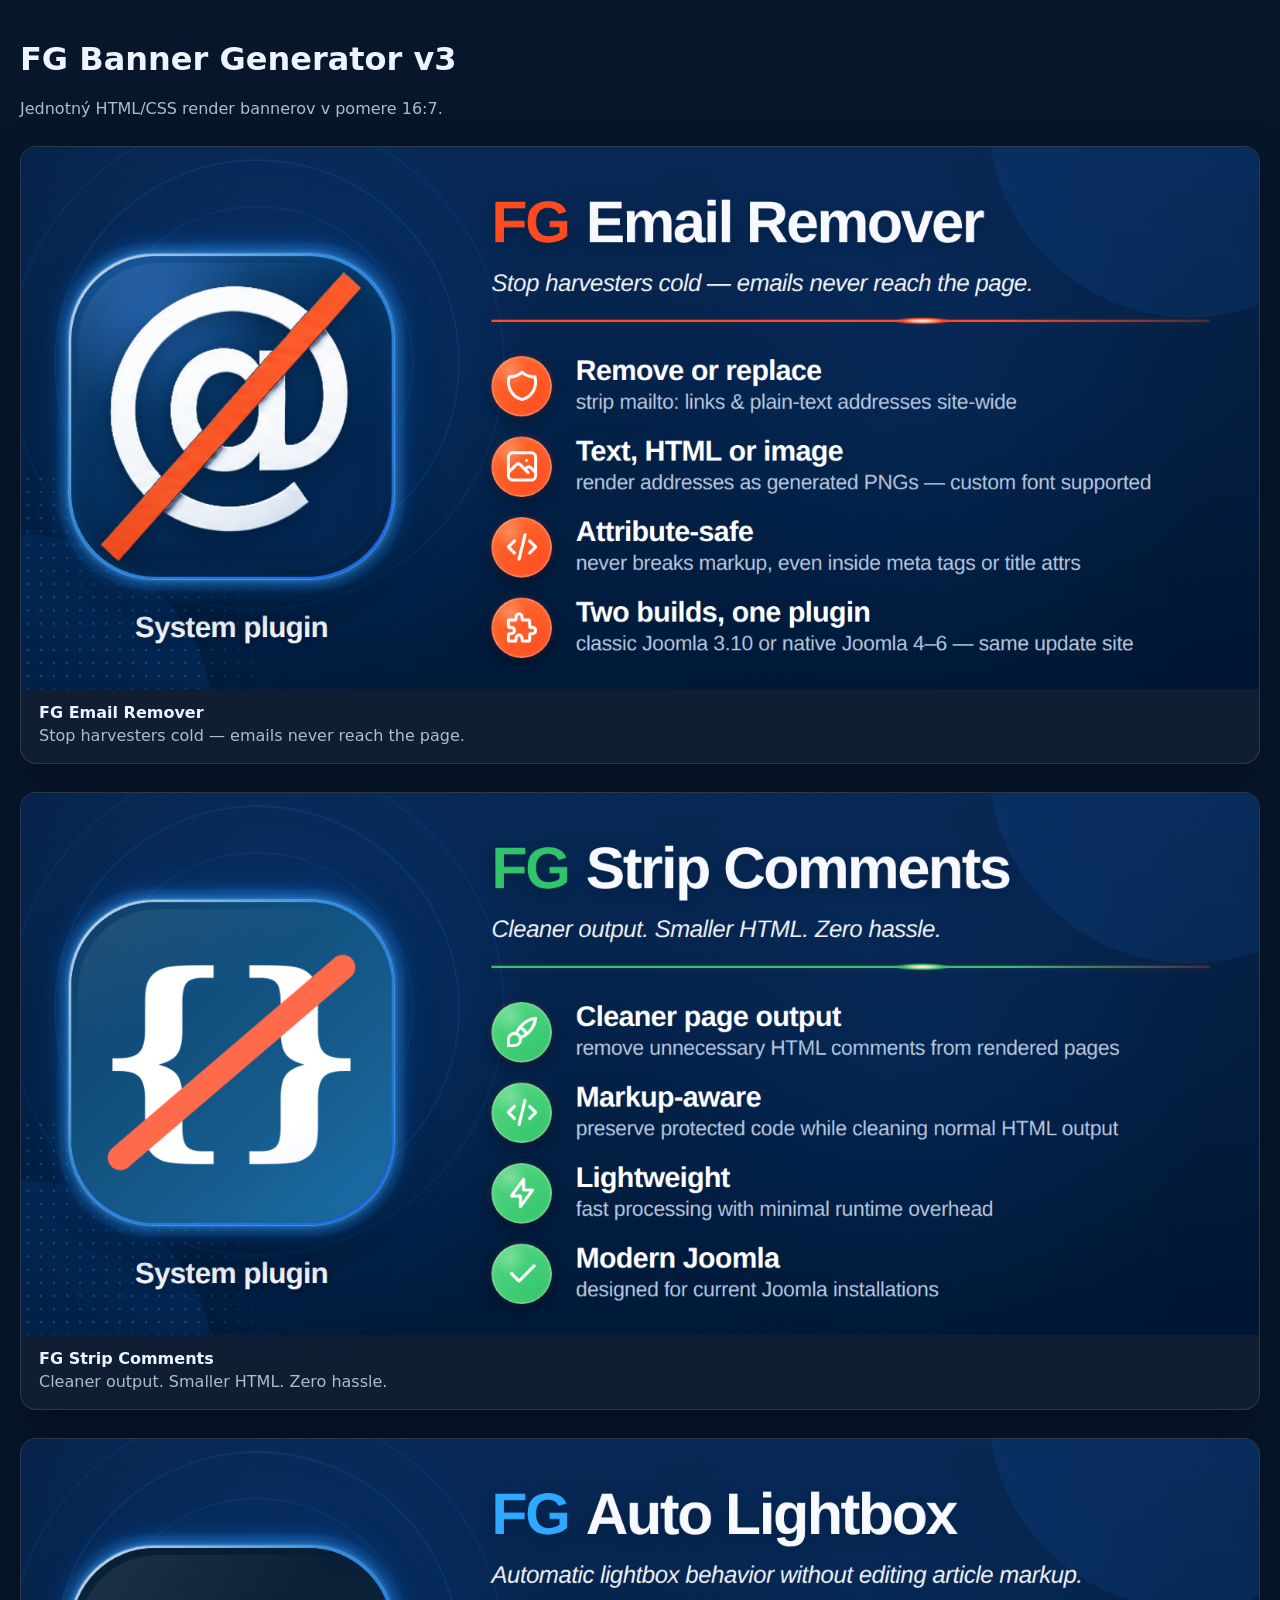
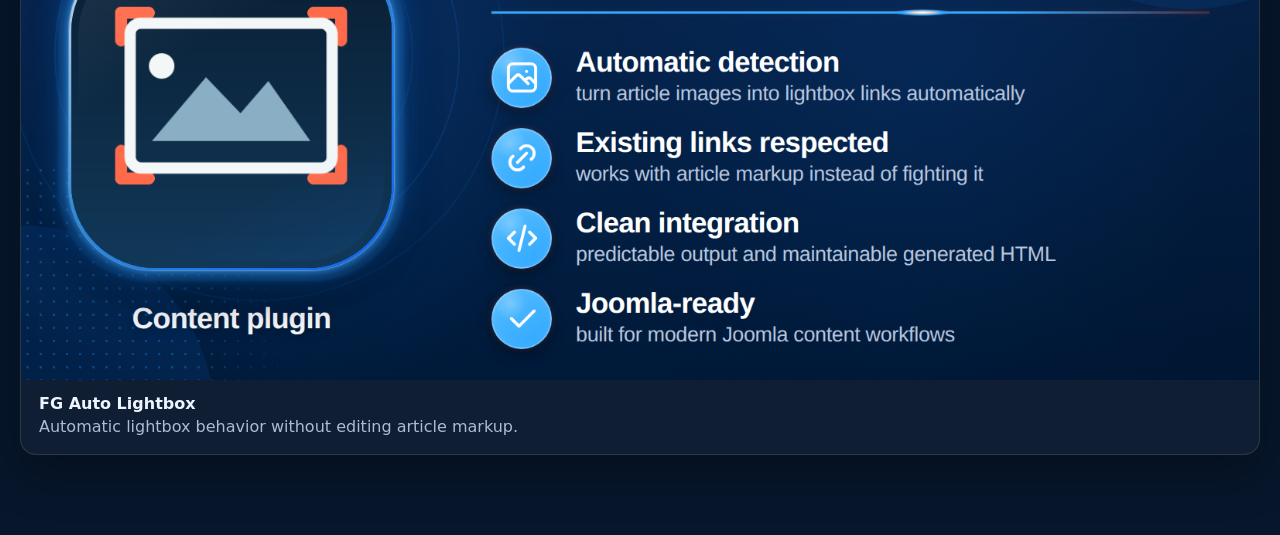
<file: output/index.html>
<!doctype html><html lang="sk"><head><meta charset="utf-8"><meta name="viewport" content="width=device-width,initial-scale=1"><title>FG Banner Generator v3 – Preview</title><style>body{margin:0;font-family:system-ui,sans-serif;background:#07162b;color:#eef4ff}main{width:min(1500px,calc(100% - 40px));margin:40px auto 80px}p{color:#aebbd0}.grid{display:grid;gap:28px;margin-top:28px}.card{border:1px solid rgba(255,255,255,.12);border-radius:16px;overflow:hidden;background:rgba(255,255,255,.035);box-shadow:0 18px 48px rgba(0,0,0,.28)}.card img{width:100%;display:block;aspect-ratio:16/7;object-fit:cover}.meta{padding:14px 18px 18px}.meta span{display:block;margin-top:4px;color:#aebbd0}</style></head><body><main><h1>FG Banner Generator v3</h1><p>Jednotný HTML/CSS render bannerov v pomere 16:7.</p><div class="grid"><article class="card"><img src="fg-email-remover.png" alt="FG Email Remover"><div class="meta"><strong>FG Email Remover</strong><span>Stop harvesters cold — emails never reach the page.</span></div></article><article class="card"><img src="fg-strip-comments.png" alt="FG Strip Comments"><div class="meta"><strong>FG Strip Comments</strong><span>Cleaner output. Smaller HTML. Zero hassle.</span></div></article><article class="card"><img src="fg-auto-lightbox.png" alt="FG Auto Lightbox"><div class="meta"><strong>FG Auto Lightbox</strong><span>Automatic lightbox behavior without editing article markup.</span></div></article></div></main></body></html>
</file>
